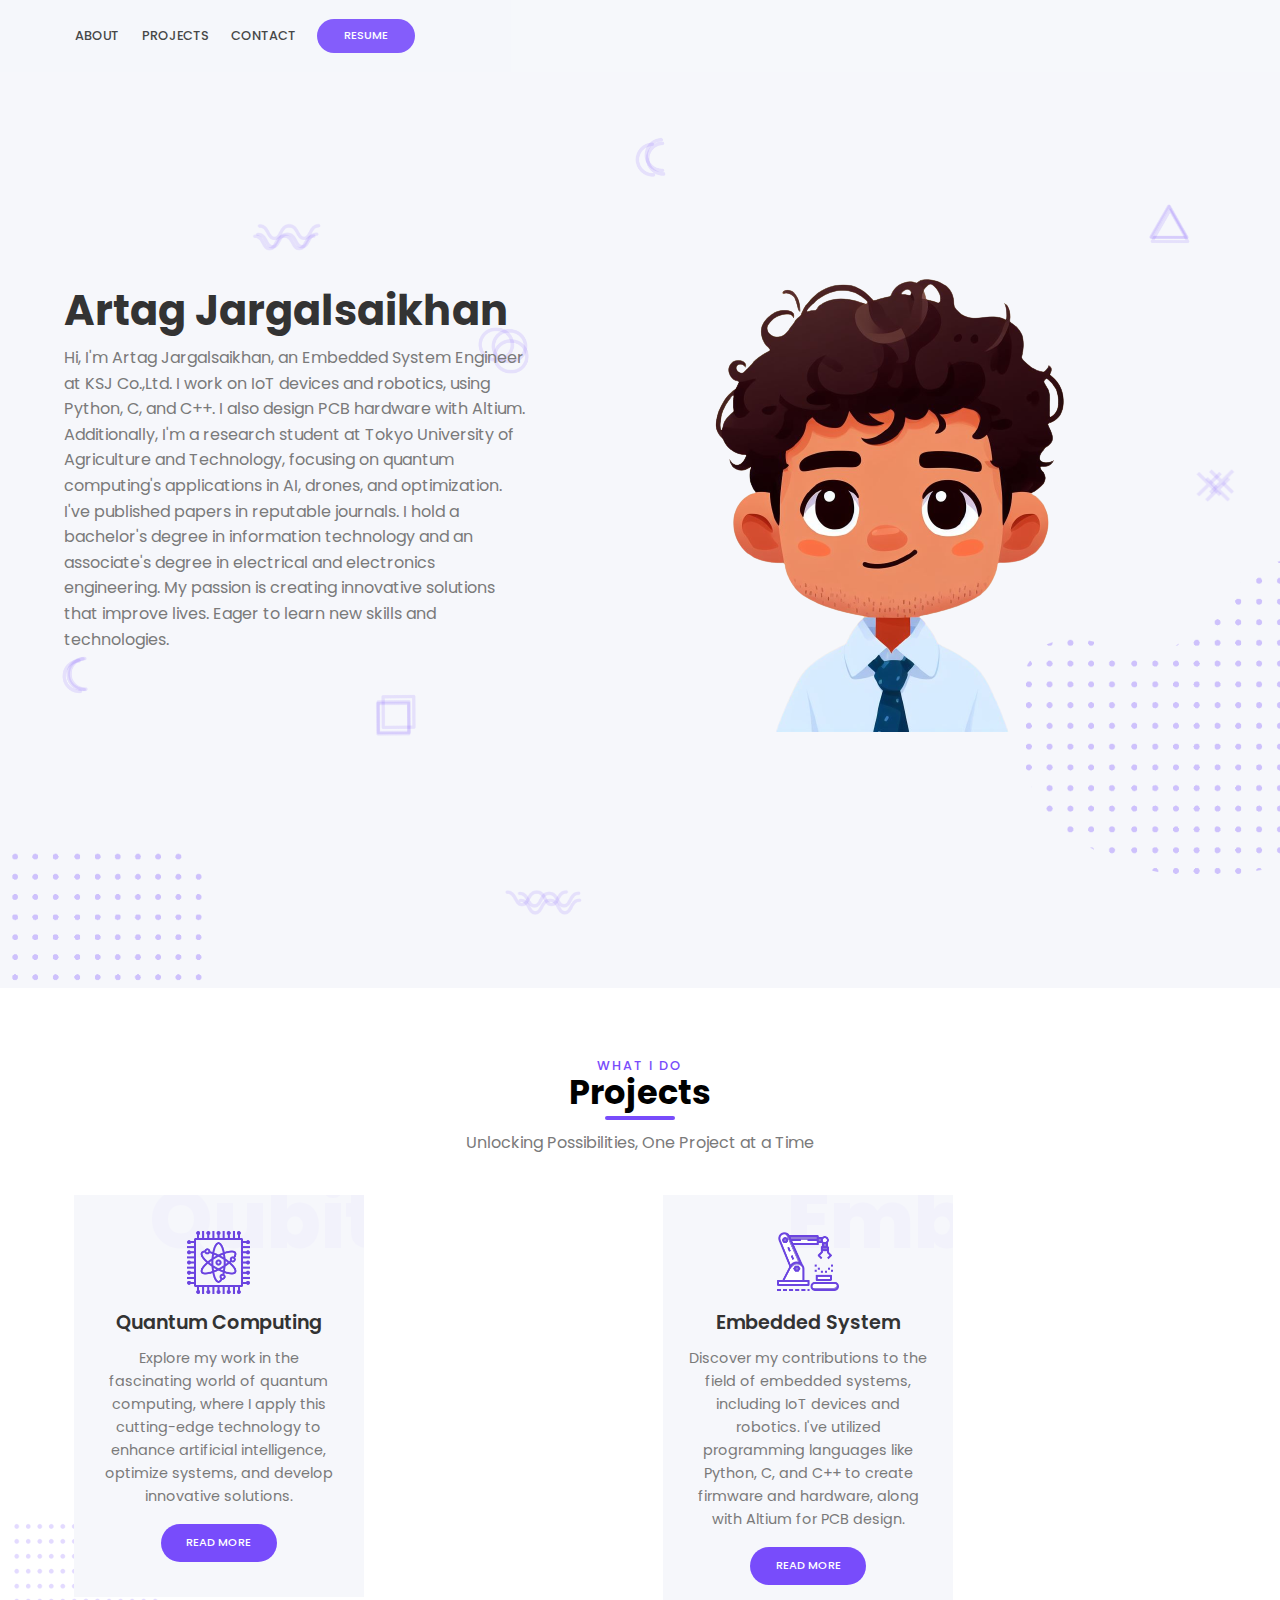
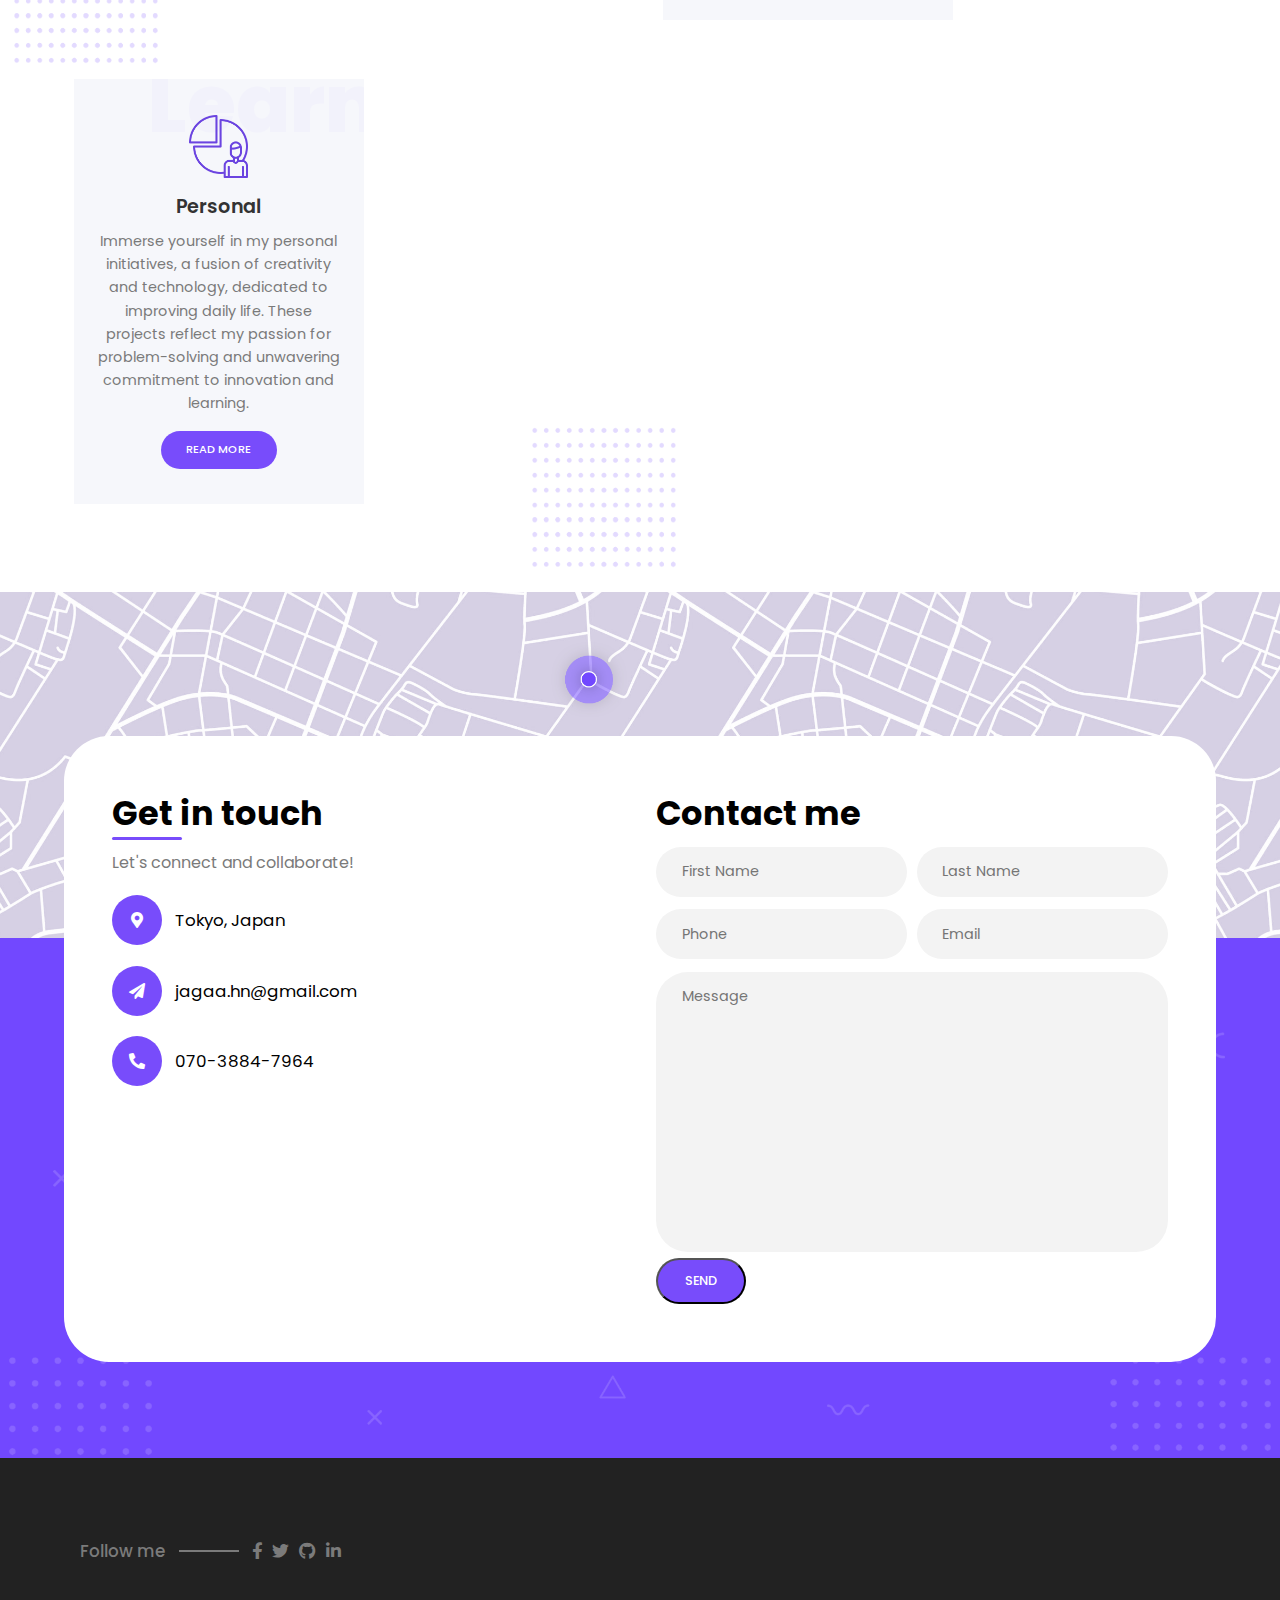
<file: index.html>
<!DOCTYPE html>
<html lang="en">
  <head>
    <meta charset="UTF-8" />
    <meta name="viewport" content="width=device-width, initial-scale=1.0" />
    <title>Artag Jargalsaikhan</title>
    <link
      rel="stylesheet"
      href="https://cdnjs.cloudflare.com/ajax/libs/font-awesome/5.15.1/css/all.min.css"
    />
    <link
      rel="stylesheet"
      href="https://unpkg.com/swiper/swiper-bundle.min.css"
    />
    <link rel="stylesheet" href="./css/style.css" />
  </head>
  <body>
    <main>
      <header id="header">
        <div class="overlay overlay-lg">
          <img src="./img/shapes/square.png" class="shape square" alt="" />
          <img src="./img/shapes/circle.png" class="shape circle" alt="" />
          <img src="./img/shapes/half-circle.png" class="shape half-circle1" alt="" />
          <img src="./img/shapes/half-circle.png" class="shape half-circle2" alt="" />
          <img src="./img/shapes/x.png" class="shape xshape" alt="" />
          <img src="./img/shapes/wave.png" class="shape wave wave1" alt="" />
          <img src="./img/shapes/wave.png" class="shape wave wave2" alt="" />
          <img src="./img/shapes/triangle.png" class="shape triangle" alt="" />
          <img src="./img/shapes/square.png" class="shape square" alt="" />
          <img src="./img/shapes/circle.png" class="shape circle" alt="" />
          <img src="./img/shapes/half-circle.png" class="shape half-circle1" alt="" />
          <img src="./img/shapes/half-circle.png" class="shape half-circle2" alt="" />
          <img src="./img/shapes/x.png" class="shape xshape" alt="" />
          <img src="./img/shapes/wave.png" class="shape wave wave1" alt="" />
          <img src="./img/shapes/wave.png" class="shape wave wave2" alt="" />
          <img src="./img/shapes/triangle.png" class="shape triangle" alt="" />
          <img src="./img/shapes/square.png" class="shape square" alt="" />
          <img src="./img/shapes/circle.png" class="shape circle" alt="" />
          <img src="./img/shapes/half-circle.png" class="shape half-circle1" alt="" />
          <img src="./img/shapes/half-circle.png" class="shape half-circle2" alt="" />
          <img src="./img/shapes/x.png" class="shape xshape" alt="" />
          <img src="./img/shapes/wave.png" class="shape wave wave1" alt="" />
          <img src="./img/shapes/wave.png" class="shape wave wave2" alt="" />
          <img src="./img/shapes/triangle.png" class="shape triangle" alt="" />
          <img src="./img/shapes/points1.png" class="points points1" alt="" />
        </div>

        <nav>
          <div class="container">
            <div class="links">
              <ul>
                <li>
                  <a href="#info">About</a>
                <li>
                  <a href="#projects">Projects</a>
                </li>
                <li>
                  <a href="#contact">Contact</a>
                </li>
                <li>
                  <a href="docs\Resume_Artag_Jargalsaikhan.pdf" class="active" target="_blank">Resume</a>
                </li>
              </ul>
            </div>

            <div class="hamburger-menu">
              <button id="mobile-menu-toggle">
                <i class="fas fa-bars"></i>
              </button>
            </div>

            <div id="mobile-menu" class="mobile-menu">
              <ul>
                <li>
                  <a href="#info">About</a>
                </li>
                <li>
                  <a href="#projects">Projects</a>
                </li>
                <li>
                  <a href="#contact">Contact</a>
                </li>
                <li>
                  <a href="docs\Resume_Artag_Jargalsaikhan.pdf" class="active">Resume</a>
                </li>
              </ul>
            </div>            

          </div>
        </nav>

        <div class="header-content" id="info">
          <div class="container grid-2">
            <div class="column-1">
              <h1 class="header-title">Artag Jargalsaikhan</h2>
              <p class="text">
                Hi, I'm Artag Jargalsaikhan, an Embedded System Engineer at KSJ Co.,Ltd. 
                I work on IoT devices and robotics, using Python, C, and C++. I also design 
                PCB hardware with Altium. Additionally, I'm a research student at Tokyo 
                University of Agriculture and Technology, focusing on quantum computing's 
                applications in AI, drones, and optimization. I've published papers in reputable 
                journals. I hold a bachelor's degree in information technology and an associate's 
                degree in electrical and electronics engineering. My passion is creating innovative 
                solutions that improve lives. Eager to learn new skills and technologies.
              </p>
            </div>

            <div class="column-2 image">
              <img
                src="./img/shapes/points2.png"
                class="points points2"
                alt=""
              />
              <img src="./img/avatar.png" class="img-element z-index" alt="" />
            </div>
          </div>
        </div>
      </header>

      <section class="services section" id="projects">
        <div class="container">
          <div class="section-header">
            <h3 class="title" data-title="What I Do">Projects</h3>
            <p class="text">
              Unlocking Possibilities, One Project at a Time
            </p>
          </div>

          <div class="cards">
            <div class="card-wrap">
              <img
                src="./img/shapes/points3.png"
                class="points points1 points-sq"
                alt=""
              />
              <div class="card" data-card="Qubit">
                <div class="card-content z-index">
                  <img src="./img/QC.png" class="icon" alt="" />
                  <h3 class="title-sm">Quantum Computing</h3>
                  <p class="text">
                    Explore my work in the fascinating world of quantum computing, 
                    where I apply this cutting-edge technology to enhance artificial 
                    intelligence, optimize systems, and develop innovative solutions.
                  </p>
                  <!-- <a href="#" class="btn small">Read more</a> -->
                  <a href="quantum-computing.html" class="btn small" target="_blank">Read more</a>
                </div>
              </div>
            </div>

            <div class="card-wrap">
              <div class="card" data-card="Emb">
                <div class="card-content z-index">
                  <img src="./img/robotics.png" class="icon" alt="" />
                  <h3 class="title-sm">Embedded System</h3>
                  <p class="text">
                    Discover my contributions to the field of embedded systems, 
                    including IoT devices and robotics. I've utilized programming 
                    languages like Python, C, and C++ to create firmware and hardware, 
                    along with Altium for PCB design.
                  </p>
                  <!-- <a href="#" class="btn small">Read more</a> -->
                  <a href="embedded-system.html" class="btn small" target="_blank">Read more</a>
                </div>
              </div>
            </div>

            <div class="card-wrap">
              <img
                src="./img/shapes/points3.png"
                class="points points2 points-sq"
                alt=""
              />
              <div class="card" data-card="Learn">
                <div class="card-content z-index">
                  <img src="./img/personal.png" class="icon" alt="" />
                  <h3 class="title-sm">Personal</h3>
                  <p class="text">
                    Immerse yourself in my personal initiatives, a fusion of creativity 
                    and technology, dedicated to improving daily life. These projects 
                    reflect my passion for problem-solving and unwavering commitment 
                    to innovation and learning.
                  </p>
                  <!-- <a href="#" class="btn small">Read more</a> -->
                  <a href="personal-projects.html" class="btn small" target="_blank">Read more</a>
                </div>
              </div>
            </div>
          </div>
        </div>
      </section>

      <section class="contact" id="contact">
        <div class="container">
          <div class="contact-box">
            <div class="contact-info">
              <h3 class="title">Get in touch</h3>
              <p class="text">
                Let's connect and collaborate!
              </p>
              <div class="information-wrap">
                <div class="information">
                  <div class="contact-icon">
                    <i class="fas fa-map-marker-alt"></i>
                  </div>
                  <p class="info-text">Tokyo, Japan</p>
                </div>

                <div class="information">
                  <div class="contact-icon">
                    <i class="fas fa-paper-plane"></i>
                  </div>
                  <p class="info-text">jagaa.hn@gmail.com</p>
                </div>

                <div class="information">
                  <div class="contact-icon">
                    <i class="fas fa-phone-alt"></i>
                  </div>
                  <p class="info-text">070-3884-7964</p>
                </div>
              </div>
            </div>

            <div class="contact-form">
              <h3 class="title">Contact me</h3>
              <div class="row">
                <input type="text" class="contact-input" name="first_name" placeholder="First Name" />
                <input type="text" class="contact-input" name="last_name" placeholder="Last Name" />
              </div>
  
              <div class="row">
                <input type="text" class="contact-input" name="phone" placeholder="Phone" />
                <input type="email" class="contact-input" name="email" placeholder="Email" />
              </div>
  
              <div class="row">
                <textarea name="message" class="contact-input textarea" placeholder="Message"></textarea>
              </div>
              <button type="button" class="btn" id="sendButton" onclick="sendMessage()">Send</button>
            </div>
          </div>
        </div>
      </section>

    <footer class="footer">
      <div class="container">
        <div class="bottom-footer">

          <div class="followme-wrap">
            <div class="followme">
              <h3>Follow me</h3>
              <span class="footer-line"></span>
              <div class="social-media">
                <a href="https://www.facebook.com/jagaa.hn">
                  <i class="fab fa-facebook-f"></i>
                </a>
                <a href="https://twitter.com/jagaa_hn">
                  <i class="fab fa-twitter"></i>
                </a>
                <a href="https://github.com/Jagaa-1008">
                  <i class="fab fa-github"></i>
                </a>
                <a href="https://www.linkedin.com/in/jargalsaikhanartag/">
                  <i class="fab fa-linkedin-in"></i>
                </a>
              </div>
            </div>
          </div>
        </div>
      </div>
    </footer>

    <script src="https://cdnjs.cloudflare.com/ajax/libs/jquery/3.5.1/jquery.min.js"></script>
    <script src="./js/isotope.pkgd.min.js"></script>
    <script src="https://unpkg.com/swiper/swiper-bundle.min.js"></script>
    <script src="./js/app.js"></script>
    <script src="https://code.jquery.com/jquery-3.6.0.min.js"></script>
    <script>
      $(document).ready(function() {
        $("#mobile-menu-toggle").click(function() {
          $("#mobile-menu").toggle();
        });
      });
      </script>      
      <script>
        function sendMessage() {
          const firstName = document.querySelector('input[name="first_name"]').value;
          const lastName = document.querySelector('input[name="last_name"]').value;
          const phone = document.querySelector('input[name="phone"]').value;
          const email = document.querySelector('input[name="email"]').value;
          const message = document.querySelector('textarea[name="message"]').value;
  
          const subject = `Contact Form Submission from ${firstName} ${lastName}`;
          const mailto = "mailto:jagaa.hn@gmail.com";
          const emailBody = `Name: ${firstName} ${lastName}\nPhone: ${phone}\nEmail: ${email}\nMessage: ${message}`;
          const mailtoLink = `${mailto}?subject=${encodeURIComponent(subject)}&body=${encodeURIComponent(emailBody)}`;
  
          // Send the email
          window.location.href = mailtoLink;
  
          // Clear the form fields
          document.querySelector('input[name="first_name"]').value = '';
          document.querySelector('input[name="last_name"]').value = '';
          document.querySelector('input[name="phone"]').value = '';
          document.querySelector('input[name="email"]').value = '';
          document.querySelector('textarea[name="message"]').value = '';
        }
      </script>

      <script>
        document.addEventListener("DOMContentLoaded", function() {
            const shapes = document.querySelectorAll('.overlay img');
            shapes.forEach(shape => {
                let moveX = Math.random() * 2 - 1;
                let moveY = Math.random() * 2 - 1;

                setInterval(function() {
                    let currentTransform = shape.style.transform.match(/translate\((.*)px, (.*)px\)/);
                    let currentX = currentTransform ? parseFloat(currentTransform[1]) : 0;
                    let currentY = currentTransform ? parseFloat(currentTransform[2]) : 0;

                    if (currentX + moveX > 100 || currentX + moveX < -100) moveX *= -1;
                    if (currentY + moveY > 100 || currentY + moveY < -100) moveY *= -1;

                    shape.style.transform = `translate(${currentX + moveX}px, ${currentY + moveY}px)`;
                    shape.style.transition = 'transform 1s linear';
                }, 100);
            });
        });
    </script>

  </body>
</html>
</file>
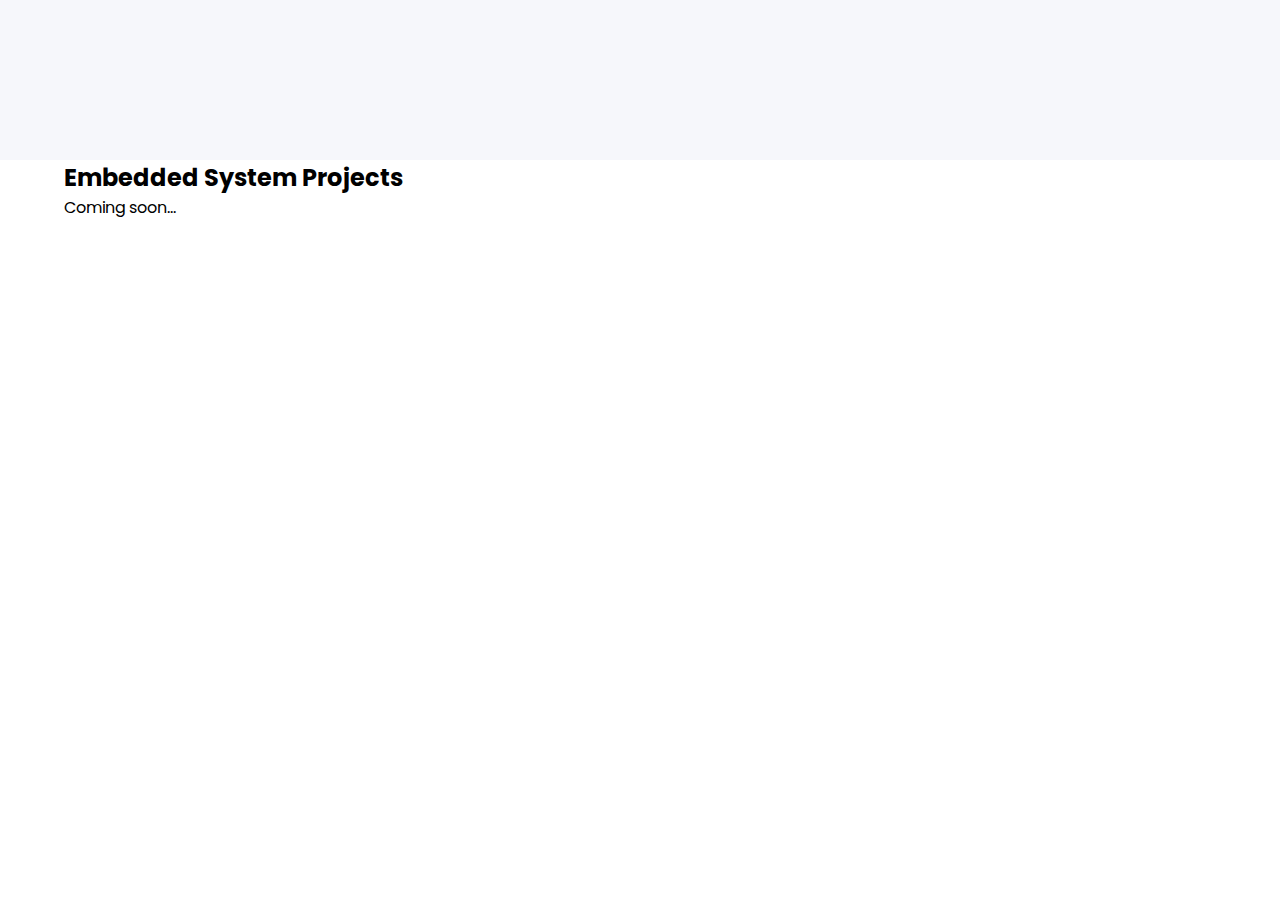
<file: embedded-system.html>
<!DOCTYPE html>
<html lang="en">
<head>
    <!-- Head content similar to quantum-computing.html -->
    <title>Embedded System Projects - Artag Jargalsaikhan</title>
    <link rel="stylesheet" href="./css/style.css" />
</head>
<body>
    <header id="header">
        <!-- Header content -->
    </header>

    <main class="about-background">
        <section class="project-detail">
            <div class="container">
                <h2 class="project-title">Embedded System Projects</h2>
                <!-- Description of your embedded system projects -->
                <!-- Example project -->
                <div class="project">
                    <!-- <h3>Project Title</h3> -->
                    <p>Coming soon...</p>
                    <!-- Link to project or more information -->
                </div>
                <!-- More projects -->
            </div>
        </section>
    </main>

    <footer>
        <!-- Footer content -->
    </footer>
</body>
</html>
</file>
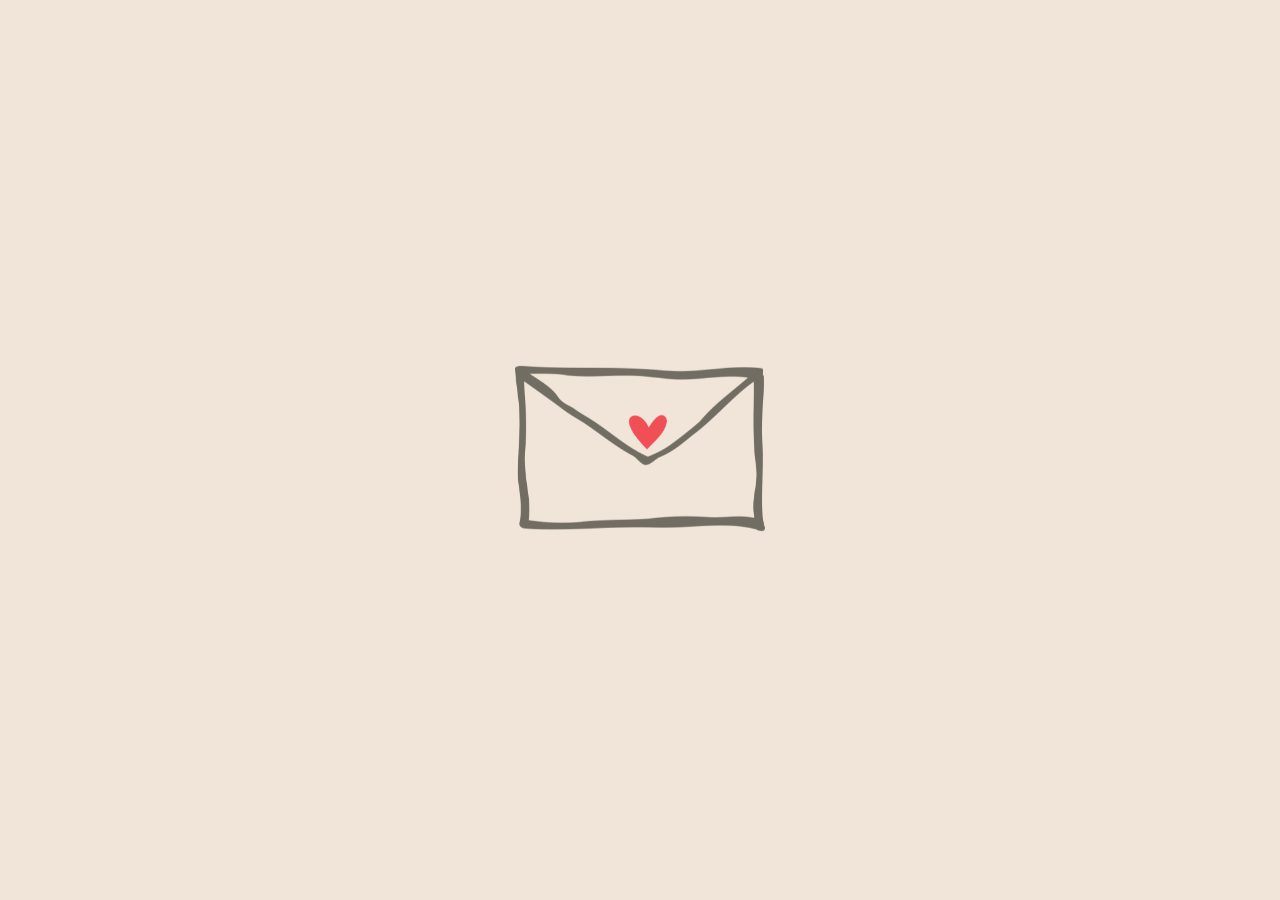
<file: namuchan.html>
<!DOCTYPE html>
<html lang="en">
<head>
  <meta charset="UTF-8">
  <title>Namu-chan Tanjoubi</title>
  <meta name="viewport" content="width=device-width, initial-scale=1.0">
  <style>
    /* Set a perspective on the body for 3D transforms */
    body {
      margin: 0;
      padding: 0;
      background: #f0e5d8;
      display: flex;
      align-items: center;
      justify-content: center;
      height: 100vh;
      overflow: hidden;
      font-family: sans-serif;
      perspective: 800px;
    }

    /* Envelope container that moves away when clicked */
    .envelope-container {
      position: absolute;
      transition: all 1s ease-in-out;
      cursor: pointer;
      z-index: 2;
    }

    /* Envelope styling with a heartbeat animation */
    .envelope {
      width: 250px;
      animation: heartbeat 1.5s infinite;
      transition: opacity 1s ease-in-out;
    }

    @keyframes heartbeat {
      0%   { transform: scale(1); }
      14%  { transform: scale(1.1); }
      28%  { transform: scale(1); }
      42%  { transform: scale(1.1); }
      70%  { transform: scale(1); }
      100% { transform: scale(1); }
    }

    /* Letter styling:
       - Positioned in the center
       - Initially "rolled up" with rotateX(-90deg)
       - Hidden with opacity 0 */
    .letter {
      position: absolute;
      width: 680px;
      max-width: 90%;
      left: 50%;
      top: 50%;
      transform: translate(-50%, -50%) rotateX(-90deg);
      transform-origin: top center;
      opacity: 0;
      transition: transform 1s 0.3s ease-out, opacity 1s 0.3s ease-out;
      z-index: 1;
    }

    /* Active state for the envelope container:
       Moves the envelope far to the right and upward,
       scales it down, and rotates it slightly */
    .envelope-container.open {
      transform: translate(300px, -200px) scale(0.4) rotate(-15deg);
    }

    /* When the envelope container is open, the envelope image fades out */
    .envelope-container.open .envelope {
      opacity: 0;
    }

    /* When the letter is revealed, it rotates from -90deg to 0deg,
       making it appear as if it is unrolling into view */
    .letter.reveal {
      transform: translate(-50%, -50%) rotateX(0deg);
      opacity: 1;
    }

    /* Responsive adjustments for mobile devices */
    @media (max-width: 600px) {
      .envelope {
        width: 150px;
      }
      .envelope-container.open {
        transform: translate(200px, -150px) scale(0.5) rotate(-15deg);
      }
      .letter {
        width: 90%;
      }
    }
  </style>
</head>
<body>
  <!-- Envelope container (clicking this moves the envelope away) -->
  <div class="envelope-container" id="envelopeContainer">
    <img src="envelope.png" alt="Envelope" class="envelope">
  </div>

  <!-- Letter that will be revealed (unrolls from the envelope) -->
  <img src="letter.jpeg" alt="Letter" class="letter" id="letter">

  <script>
    document.getElementById('envelopeContainer').addEventListener('click', function() {
      // Add class to move the envelope container away and fade out the envelope
      this.classList.add('open');
      // Reveal (unroll) the letter by rotating it into view
      document.getElementById('letter').classList.add('reveal');
    });
  </script>
</body>
</html>
</file>
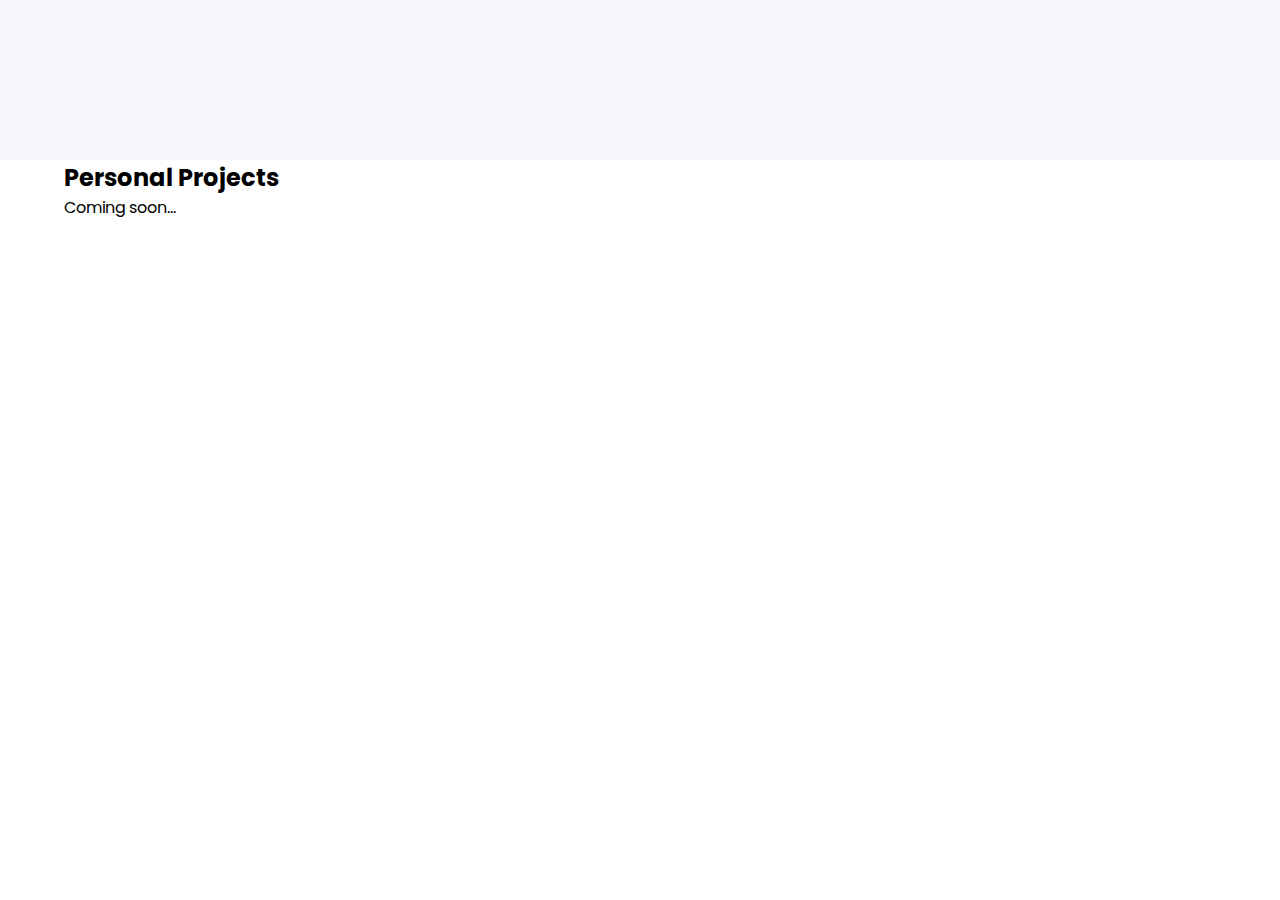
<file: personal-projects.html>
<!DOCTYPE html>
<html lang="en">
<head>
    <!-- Head content similar to quantum-computing.html -->
    <title>Personal Projects - Artag Jargalsaikhan</title>
    <link rel="stylesheet" href="./css/style.css" />
</head>
<body>
    <header id="header">
        <!-- Header content -->
    </header>

    <main class="about-background">
        <section class="project-detail">
            <div class="container">
                <h2 class="project-title">Personal Projects</h2>
                <!-- Description of your personal projects -->
                <!-- Example project -->
                <div class="project">
                    <!-- <h3>Project Title</h3> -->
                    <p>Coming soon...</p>
                    <!-- Link to project or more information -->
                </div>
                <!-- More projects -->
            </div>
        </section>
    </main>

    <footer>
        <!-- Footer content -->
    </footer>
</body>
</html>
</file>
<file: css/style.css>
@import url("https://fonts.googleapis.com/css2?family=Poppins:wght@100;200;300;400;500;600;700;800;900&display=swap");

:root {
  --dark-one: #333;
  --dark-two: #7a7a7a;
  --main-color: #784cfb;
  --light-one: #fff;
  --light-two: #f9fafb;
  --light-three: #f6f7fb;
}

/* Genral Styles */

*,
*::before,
*::after {
  margin: 0;
  padding: 0;
  box-sizing: border-box;
}

html {
  scroll-behavior: smooth;
}

body,
button,
input,
textarea {
  font-family: "Poppins", sans-serif;
}

a {
  text-decoration: none;
}

ul {
  list-style: none;
}

img {
  width: 100%;
}

.container {
  position: relative;
  z-index: 5;
  max-width: 92rem;
  padding: 0 4rem;
  margin: 0 auto;
}

.stop-scrolling {
  height: 100%;
  overflow: hidden;
}

.grid-2 {
  display: grid;
  grid-template-columns: repeat(2, 1fr);
  align-items: center;
  justify-content: center;
}

.text {
  font-size: 1.25rem;
  color: var(--dark-two);
  line-height: 1.6;
}

.column-1 {
  margin-right: 1.5rem;
}

.column-2 {
  margin-left: 1.5rem;
}

.image {
  position: relative;
  display: flex;
  align-items: center;
  justify-content: center;
}

.z-index {
  position: relative;
  z-index: 2;
}

.overlay {
  position: absolute;
  width: 100%;
  height: 100%;
  overflow: hidden;
  top: 0;
  left: 0;
}

.overlay .shape {
  width: initial;
  opacity: 0.13;
  position: absolute;
}

.overlay.overlay-lg .shape {
  height: 55px;
}

.overlay.overlay-lg .shape.wave {
  height: initial;
  width: 88px;
}

.overlay.overlay-lg .shape.xshape {
  height: 38px;
}

.overlay.overlay-sm .shape {
  filter: brightness(0) invert(1);
  opacity: 0.15;
  height: 40px;
}

.overlay.overlay-sm .shape.wave {
  height: initial;
  width: 70px;
}

.overlay.overlay-sm .shape.xshape {
  height: 30px;
}

.points {
  opacity: 0.3;
  position: absolute;
}

.section {
  padding: 7rem 0;
  overflow: hidden;
}

.section-header {
  text-align: center;
  margin-bottom: 1.5rem;
}

.title {
  position: relative;
  display: inline-block;
  padding-bottom: 1rem;
  line-height: 1;
  font-size: 2.8rem;
  margin-bottom: 0.6rem;
}

.title:before {
  content: attr(data-title);
  display: block;
  margin-bottom: 0.4rem;
  color: var(--main-color);
  font-size: 1.15rem;
  font-weight: 500;
  text-transform: uppercase;
  letter-spacing: 3px;
}

.title:after {
  content: "";
  position: absolute;
  width: 90px;
  height: 5px;
  border-radius: 3px;
  background-color: var(--main-color);
  bottom: 0;
  left: 50%;
  transform: translateX(-50%);
}

.section-header .text {
  max-width: 600px;
  margin: 0 auto;
}

.title-sm {
  color: var(--dark-one);
  font-weight: 600;
  font-size: 1.6rem;
}

.points-sq {
  width: 210px;
}

.btn {
  display: inline-block;
  padding: 0.85rem 2rem;
  background-color: var(--main-color);
  color: var(--light-one);
  border-radius: 2rem;
  font-size: 1.05rem;
  text-transform: uppercase;
  font-weight: 500;
  transition: 0.3s;
}

.btn:hover {
  background-color: #6b44e0;
}

.btn.small {
  padding: 0.7rem 1.8rem;
  font-size: 1rem;
}

/* End Genral Styles */

/* Header */

header {
  width: 100%;
  background-color: var(--light-three);
  overflow: hidden;
  position: relative;
  padding: 5rem 0;
  z-index: 100;
}

nav {
  width: 100%;
  top: 0;
  left: 0;
  background-color: var(--light-three);
  transition: 0.3s;
  opacity: 0.9;
  position: fixed;
  z-index: 100;
}

nav .container {
  display: flex;
  justify-content: space-between;
  height: 6rem;
  align-items: center;
}

.logo {
  width: 80px;
  display: flex;
  align-items: center;
}

.links ul {
  display: flex;
}

.links a {
  display: inline-block;
  padding: 0.9rem 1.2rem;
  color: var(--dark-one);
  font-size: 1.05rem;
  text-transform: uppercase;
  font-weight: 500;
  line-height: 1;
  transition: 0.3s;
}

.links a.active {
  background-color: var(--main-color);
  color: var(--light-one);
  border-radius: 2rem;
  font-size: 1rem;
  padding: 0.9rem 2.1rem;
  margin-left: 1rem;
}

.links a:hover {
  color: var(--main-color);
}

.links a.active:hover {
  color: var(--light-one);
  background-color: #6b44e0;
}

.hamburger-menu {
  width: 2.7rem;
  height: 3rem;
  z-index: 100;
  position: relative;
  display: none;
  align-items: center;
  justify-content: flex-end;
}

.hamburger-menu .bar {
  position: relative;
  width: 2.1rem;
  height: 3px;
  border-radius: 3px;
  background-color: var(--dark-one);
  transition: 0.5s;
}

.bar:before,
.bar:after {
  content: "";
  position: absolute;
  width: 2.1rem;
  height: 3px;
  border-radius: 3px;
  background-color: var(--dark-one);
  transition: 0.5s;
}

.bar:before {
  transform: translateY(-9px);
}

.bar:after {
  transform: translateY(9px);
}

nav.open .hamburger-menu .bar {
  background-color: transparent;
  transform: rotate(360deg);
}

nav.open .hamburger-menu .bar:before {
  transform: translateY(0) rotate(45deg);
  background-color: var(--light-one);
}

nav.open .hamburger-menu .bar:after {
  transform: translateY(0) rotate(-45deg);
  background-color: var(--light-one);
}

nav.open .links {
  transform: translateX(0);
}

.menu-toggle-button {
  background: none;
  border: none;
  cursor: pointer;
  display: flex;
  flex-direction: column;
  justify-content: space-between;
  padding: 10px;
  height: 30px;
}

.menu-icon {
  cursor: pointer;
}
.mobile-menu {
  display: none;
  position: absolute;
  top: 50px; /* Adjust this value to position the menu below the button */
  right: 0;
  background-color: #fff; /* Customize the menu background color */
  padding: 20px;
  box-shadow: 0 0 10px rgba(0, 0, 0, 0.2);
  z-index: 1;
}

#mobile-menu-toggle {
  display: block;
  cursor: pointer;
}

@media screen and (max-width: 768px) {
  #mobile-menu {
    display: none;
  }
}

.bar {
  background: #333;
  height: 4px;
  width: 30px;
  margin: 3px 0;
  transition: transform 0.4s;
}


.header-content .container.grid-2 {
  grid-template-columns: 2.5fr 3.5fr;
  min-height: calc(100vh - 6rem);
  padding-bottom: 2.5rem;
  text-align: left;
}

.header-title {
  font-size: 3.8rem;
  line-height: 0.8;
  color: var(--dark-one);
}

.header-content .text {
  margin: 2.15rem 0;
}

.header-content .image .img-element {
  max-width: 750px;
}

header .points1 {
  width: 420px;
  bottom: -75px;
  left: -150px;
}

header .points2 {
  width: 70%;
  top: 65%;
  left: 71%;
}

header .square {
  right: 68%;
  top: 71%;
}

header .triangle {
  right: 7%;
  bottom: 75%;
}

header .xshape {
  right: 4%;
  bottom: 50%;
}

header .half-circle1 {
  left: 50%;
  bottom: 82%;
}

header .half-circle2 {
  left: 5%;
  top: 67%;
}

header .wave1 {
  bottom: 75%;
  left: 20%;
}

header .wave2 {
  bottom: 8%;
  right: 55%;
}

header .circle {
  left: 38%;
  bottom: 63%;
}

.letters {
  position: absolute;
  width: 13.5%;
  top: -5px;
  left: 15px;
  opacity: 0.06;
}

/* End header */

/* Services */

.cards {
  display: grid;
  grid-template-columns: repeat(auto-fill, minmax(390px, 1fr));
  gap: 1.7rem;
  justify-content: space-around;
}

.card-wrap {
  position: relative;
  margin: 1.7rem 0.8rem;
}

.card {
  position: relative;
  width: 100%;
  max-width: 390px;
  min-height: 520px;
  background-color: var(--light-three);
  display: flex;
  align-items: center;
  justify-content: center;
  text-align: center;
  padding: 3rem 2rem;
  overflow: hidden;
  transition: 0.3s;
}

.card:before {
  content: attr(data-card);
  position: absolute;
  top: -15px;
  right: -15px;
  font-size: 6rem;
  font-weight: 800;
  line-height: 1;
  color: var(--main-color);
  opacity: 0.025;
}

.card:after {
  content: "";
  position: absolute;
  width: 100%;
  height: 0px;
  bottom: 0;
  left: 0;
  background-color: var(--main-color);
  transition: 0.3s;
}

.card-wrap:hover .card {
  transform: translateY(-15px);
}

.card-wrap:hover .card:after {
  height: 8px;
}

.icon {
  width: 90px;
  margin-bottom: 1.7rem;
}

.card .title-sm {
  line-height: 0.8;
}

.card .text {
  font-size: 1.15rem;
  margin: 1.8rem 0;
}

.services .points1 {
  bottom: -50px;
  left: -125px;
  opacity: 0.2;
  pointer-events: none;
}

.services .points2 {
  bottom: -70px;
  right: -65px;
  opacity: 0.2;
  pointer-events: none;
}

/* End Services */

/* Portfolio */

.portfolio {
  position: relative;
  width: 100%;
  background-color: var(--light-two);
}

.background-bg {
  position: absolute;
  width: 100%;
  height: 520px;
  top: 0;
  left: 0;
  background-color: var(--main-color);
}

.portfolio .title,
.portfolio .title:before {
  color: var(--light-one);
}

.portfolio .title:after {
  background-color: var(--light-one);
}

.filter {
  width: 100%;
  display: flex;
  align-items: center;
  justify-content: center;
  flex-wrap: wrap;
}

.filter-btn {
  border: none;
  outline: none;
  background-color: transparent;
  margin: 0.45rem 0.4rem;
  padding: 0.85rem 1.8rem;
  color: var(--light-one);
  text-transform: uppercase;
  font-weight: 500;
  font-size: 1.1rem;
  line-height: 1;
  cursor: pointer;
  border-radius: 2rem;
  transition: 0.3s;
}

.filter-btn.active {
  background-color: var(--light-one);
  color: var(--main-color);
}

.portfolio .square {
  top: 28%;
  left: 20%;
}

.portfolio .circle {
  top: 8%;
  right: 35%;
}

.portfolio .triangle {
  bottom: 10%;
  right: 4%;
}

.portfolio .half-circle1 {
  bottom: 13%;
  left: 5%;
}

.portfolio .half-circle2 {
  top: 35%;
  right: 20%;
}

.portfolio .xshape {
  top: 10%;
  right: 8%;
}

.portfolio .wave {
  top: 38%;
  left: 6%;
}

.grid {
  width: 100%;
  margin: 1.5rem 0;
}

.grid-item {
  width: 33.33%;
  padding: 1rem 1.2rem;
  display: flex;
  justify-content: center;
}

.gallery-image {
  position: relative;
  overflow: hidden;
  border-radius: 16px;
  height: 330px;
  width: 100%;
  cursor: pointer;
}

.gallery-image img {
  position: absolute;
  height: 115%;
  width: initial;
  top: 50%;
  left: 50%;
  transform: translate(-50%, -50%);
  transform-origin: center;
  transition: 0.5s;
}

.gallery-image .img-overlay {
  position: absolute;
  width: 100%;
  height: 100%;
  top: 0;
  left: 0;
  z-index: 2;
  color: var(--light-one);
  background-color: rgba(120, 76, 251, 0.55);
  display: flex;
  flex-direction: column;
  align-items: center;
  justify-content: flex-end;
  padding: 2rem 3.2rem;
  opacity: 0;
  transition: 0.5s;
}

.img-overlay .plus {
  position: relative;
  margin: auto 0;
}

.plus:before,
.plus:after {
  content: "";
  position: absolute;
  width: 4.5rem;
  height: 3px;
  top: 50%;
  left: 50%;
  transform: translate(-50%, -50%);
  background-color: var(--light-one);
  border-radius: 3px;
}

.plus:before {
  transform: translate(-50%, -50%) rotate(-90deg);
}

.img-description {
  width: 100%;
}

.img-overlay h3 {
  font-weight: 600;
  text-transform: uppercase;
  font-size: 1.5rem;
}

.img-overlay h5 {
  font-size: 1.15rem;
  font-weight: 300;
}

.gallery-image:hover .img-overlay {
  opacity: 1;
}

.gallery-image:hover img {
  transform: translate(-50%, -50%) scale(1.1);
}

.more-folio {
  display: flex;
  justify-content: center;
}

/* End Portfolio */

/* About */

.about {
  overflow: hidden;
}

.about img {
  max-width: 600px;
}

.about .text {
  margin-top: 1rem;
}

.skills {
  margin: 1.5rem 0 2.5rem 0;
}

.skill {
  margin: 1rem 0;
}

.skill-title {
  color: #555;
  font-weight: 600;
  margin-bottom: 0.3rem;
}

.skill-bar {
  width: 70%;
  height: 8px;
  border-radius: 4px;
  background-color: #ece6fa;
  position: relative;
  overflow: hidden;
}

.skill-progress {
  position: absolute;
  height: 100%;
  width: 0%;
  top: 0;
  left: 0;
  background-color: var(--main-color);
  transition: 1s;
}

.about .column-1 {
  position: relative;
}

.about .column-1:before {
  content: "About";
  position: absolute;
  font-size: 8rem;
  font-weight: 800;
  color: var(--main-color);
  opacity: 0.04;
  top: 20px;
  left: 0;
  line-height: 0;
}

.about .points {
  width: 300px;
  top: 65%;
  left: 80%;
  opacity: 0.1;
}

/* End About */

/* Records */

.records {
  position: relative;
  background-color: var(--main-color);
  padding: 5.2rem 0;
}

.records .container {
  display: grid;
  grid-template-columns: repeat(4, 1fr);
  align-items: center;
  justify-content: center;
  text-align: center;
  grid-column-gap: 1.5rem;
  grid-row-gap: 2rem;
}

.record-circle {
  width: 180px;
  height: 180px;
  border-radius: 50%;
  margin: 0 auto;
  border: 4px solid var(--light-one);
  display: flex;
  flex-direction: column;
  justify-content: center;
  color: var(--light-one);
}

.record-circle.active {
  background-color: var(--light-one);
  color: var(--dark-one);
  box-shadow: 0 0 0 15px rgb(255, 255, 255, 0.5);
}

.number {
  font-weight: 400;
  font-size: 2.35rem;
}

.sub-title {
  font-weight: 400;
  font-size: 1.12rem;
  text-transform: uppercase;
}

.records .square1 {
  left: 8%;
  top: 10%;
}

.records .square2 {
  right: 90px;
  bottom: 70px;
}

.records .xshape {
  top: 45px;
  right: 120px;
}

.records .circle {
  left: 7%;
  bottom: 50px;
}

.records .triangle {
  left: 65%;
  bottom: 35px;
}

.records .wave1 {
  top: 35px;
  right: 30%;
}

.records .wave2 {
  bottom: 40px;
  left: 28%;
}

.records .half-circle {
  top: 30px;
  right: 50%;
}

/* End Records */

/* Blog */

.blog-wrapper {
  display: flex;
  width: 100%;
  justify-content: space-around;
  flex-wrap: wrap;
}

.blog-wrap {
  position: relative;
  margin: 1.3rem 0.5rem;
}

.blog-card {
  max-width: 420px;
  width: 100%;
  overflow: hidden;
  background-color: var(--light-two);
  transition: 0.3s;
  position: relative;
}

.blog-card:after {
  content: "";
  position: absolute;
  width: 1100%;
  height: 0px;
  bottom: 0;
  left: 0;
  background-color: var(--main-color);
  transition: 0.3s;
}

.blog-image {
  width: 100%;
  height: 270px;
  position: relative;
  overflow: hidden;
}

.blog-image img {
  position: absolute;
  height: 105%;
  width: initial;
  top: 50%;
  left: 50%;
  transform: translate(-50%, -50%);
  transition: 0.5s;
}

.blog-content {
  padding: 2.1rem 2.2rem 2.7rem 2.2rem;
}

.blog-info {
  display: flex;
  flex-wrap: wrap;
  margin-bottom: 0.5rem;
}

.blog-info h5 {
  color: var(--main-color);
  font-weight: 400;
  text-transform: uppercase;
  font-size: 1.05rem;
  letter-spacing: 2px;
}

.blog-date {
  margin-right: 2rem;
}

.blog-user i {
  margin-right: 0.2rem;
  font-size: 1rem;
}

.blog-text {
  margin: 0.5rem 0 1.5rem 0;
  font-size: 1.2rem;
  line-height: 1.6;
  color: #666;
}

.blog-card:hover {
  transform: translateY(-15px);
}

.blog-card:hover:after {
  height: 8px;
}

.blog-card:hover .blog-image img {
  transform: translate(-50%, -50%) scale(1.15);
}

.blog .points {
  top: 72%;
  right: 71%;
  opacity: 0.15;
}

/* End Blog */

/* Testimonials */

.testimonials {
  background-color: var(--light-two);
  overflow: hidden;
}

.testi-content {
  margin-top: 6rem;
}

.reviews {
  overflow: hidden;
}

.review {
  position: relative;
  padding: 2rem 1.5rem;
}

.quote {
  position: absolute;
  top: 0;
  left: 0;
  color: var(--main-color);
  opacity: 0.04;
  font-size: 8rem;
}

.rate {
  display: flex;
  font-size: 1.4rem;
  color: #ebc000;
  margin-bottom: 1.5rem;
}

.rate i {
  margin-right: 0.3rem;
}

.review-text {
  font-size: 1.35rem;
  font-weight: 300;
  color: #444;
  line-height: 1.7;
}

.review-info {
  margin-top: 2rem;
}

.review-name {
  font-size: 1.3rem;
  font-weight: 700;
  color: var(--dark-one);
}

.review-job {
  font-size: 1.15rem;
  font-weight: 300;
  color: #777;
}

.review-nav {
  bottom: 2.2rem;
  top: initial;
  font-size: 1.8rem;
  color: var(--main-color);
}

.swiper-button-next {
  right: 2rem;
  left: initial;
}

.swiper-button-prev {
  right: 4.5rem;
  left: initial;
}

.swiper-button-prev:after,
.swiper-button-next:after {
  display: none;
}

/* End Testimonials */

/* Contact */

.contact {
  position: relative;
  width: 100%;
  padding: 13.5rem 0 8.5rem;
}

.contact:before,
.contact:after {
  content: "";
  position: absolute;
  width: 100%;
  z-index: -1;
  left: 0;
}

.contact:before {
  top: 0;
  height: 40%;
  background: url("../img/map.png") center center / cover;
}

.contact:after {
  top: 40%;
  height: 60%;
  background: url("../img/contact-bg.png") center bottom / cover;
}

.contact-box {
  width: 100%;
  background-color: var(--light-one);
  width: 100%;
  border-radius: 45px;
  padding: 5.5rem 4.5rem;
  display: grid;
  grid-template-columns: repeat(2, 1fr);
}

.contact-info {
  padding-right: 2rem;
}

.contact-form {
  padding-left: 2rem;
}

.contact-info .title:after {
  left: 0;
  transform: initial;
}

.information-wrap {
  margin-top: 2rem;
}

.information {
  display: flex;
  align-items: center;
}

.information:not(:last-child) {
  margin-bottom: 1.3rem;
}

.contact-icon {
  min-width: 67px;
  height: 67px;
  display: inline-block;
  border-radius: 50%;
  background-color: var(--main-color);
  color: var(--light-one);
  text-align: center;
  font-size: 1.4rem;
  margin-right: 1rem;
}

.contact-icon i {
  line-height: 67px;
}

.info-text {
  font-size: 1.3rem;
  display: inline-block;
}

.contact-form .title:after {
  display: none;
}

.contact-form .title {
  margin: 0;
}

.contact-form .row {
  width: 100%;
  display: grid;
  grid-template-columns: repeat(auto-fit, minmax(130px, 1fr));
  grid-column-gap: 0.6rem;
}

.contact-input {
  padding: 1.2rem 2.1rem;
  margin: 0.6rem 0;
  border: none;
  outline: none;
  background: #f3f3f3;
  border-radius: 4rem;
  font-weight: 600;
  font-size: 1.25rem;
  transition: 0.3s;
}

.contact-input::placeholder {
  font-weight: 400;
}

.contact-input.textarea {
  resize: none;
  min-height: 280px;
  border-radius: 2rem;
}

.contact-input:hover {
  background: #ececec;
}

.contact-input:focus {
  background: #eaeaea;
}

.contact-input .btn {
  margin-top: 0.6rem;
}

/* End Contact */

/* Hire me */

.hireme {
  padding: 12rem 0;
}

.hireme .container {
  text-align: center;
}

.hireme .title {
  margin-bottom: 1.3rem;
}

.hireme .text {
  max-width: 1000px;
  margin: 0 auto 1.6rem auto;
}

/* End Hire me */

/* Footer */

.footer {
  background-color: #222;
  padding: 1rem;
}

.footer .grid-4 {
  display: grid;
  grid-template-columns: 3.5fr 2fr 2fr 3fr;
}

.grid-4-col {
  padding: 0 1.7rem;
}

.footer .title-sm {
  color: #fafafa;
  margin-bottom: 0.9rem;
}

.footer .text {
  color: #aaa;
}

.footer-links a {
  color: #888;
  font-size: 1.25rem;
  display: inline-block;
  margin-bottom: 0.4rem;
  transition: 0.3s;
}

.footer-links a:hover {
  color: var(--main-color);
}

.footer-input-wrap {
  display: grid;
  grid-template-columns: auto 50px;
  width: 100%;
  height: 50px;
  border-radius: 30px;
  overflow: hidden;
  margin-top: 1.2rem;
}

.footer-input {
  background: #373737;
  color: #333;
  outline: none;
  border: none;
  padding: 0 1.5rem;
  font-size: 1.1rem;
  transition: 0.3s;
}

.input-arrow {
  color: #fff;
  background-color: var(--main-color);
  display: flex;
  align-items: center;
  justify-content: center;
  font-size: 1.45rem;
  transition: 0.3s;
}

.input-arrow:hover {
  background-color: #6b44e0;
}

.focus {
  background: #fff;
}

.bottom-footer {
  margin-top: 1rem;
  padding: 0 1rem;
  display: flex;
  align-items: center;
  justify-content: space-between;
}

.copyright .text {
  color: #7b7b7b;
  font-size: 1.2rem;
  display: inline-block;
  text-align: center;
}

.copyright .text span {
  color: var(--main-color);
  cursor: pointer;
}

.followme-wrap {
  display: flex;
}

.followme {
  display: flex;
  align-items: center;
}

.followme h3 {
  color: #7b7b7b;
  font-weight: 500;
  font-size: 1.3rem;
}

.followme .footer-line {
  width: 60px;
  height: 2px;
  background-color: #7b7b7b;
  margin: 0 1.2rem;
  display: inline-block;
}

.social-media a {
  color: #7b7b7b;
  font-size: 1.3rem;
  margin-right: 0.4rem;
  transition: 0.3s;
}

.social-media a:hover {
  color: var(--main-color);
}

.back-btn-wrap {
  position: relative;
  margin-left: 2.5rem;
}

.back-btn {
  display: flex;
  align-items: center;
  justify-content: center;
  height: 55px;
  width: 55px;
  background-color: var(--main-color);
  border-radius: 50%;
  color: #fff;
  font-size: 1.2rem;
  box-shadow: 0 0 20px 1px rgba(0, 0, 0, 0.15);
  transition: 0.3s;
  position: relative;
  z-index: 2;
}

.back-btn:hover {
  background-color: #6b44e0;
}

.back-btn-wrap:before {
  content: "";
  position: absolute;
  width: 60px;
  height: 60px;
  background-color: #fff;
  z-index: 1;
  top: 50%;
  left: 50%;
  transform: translate(-50%, -50%) scale(0.7);
  border-radius: 50%;
  opacity: 0.08;
  animation: scale 1.2s ease-out infinite 1s;
}

@keyframes scale {
  0% {
    transform: translate(-50%, -50%) scale(1);
    opacity: 0.15;
  }

  100% {
    transform: translate(-50%, -50%) scale(1.6);
    opacity: 0;
  }
}

/* End Footer */

/* Responsive */

@media (max-width: 1280px) {
  .text {
    font-size: 1rem;
  }

  .title {
    font-size: 2.1rem;
    padding-bottom: 0.65rem;
  }

  .title:before {
    margin-bottom: 0.2rem;
    font-size: 0.8rem;
    letter-spacing: 2px;
  }

  .title:after {
    height: 3.5px;
    width: 70px;
  }

  .title-sm {
    font-size: 1.2rem;
  }

  .btn {
    padding: 0.75rem 1.7rem;
    font-size: 0.8rem;
  }

  .btn.small {
    padding: 0.65rem 1.6rem;
    font-size: 0.7rem;
  }

  .section-header .text {
    max-width: 500px;
  }

  .section {
    padding: 4.5rem 0;
  }

  .column-1 {
    margin-right: 1rem;
  }

  .column-2 {
    margin-left: 1rem;
  }

  .overlay.overlay-lg .shape {
    height: 35px;
  }

  .overlay.overlay-lg .shape.wave {
    height: initial;
    width: 63px;
  }

  .overlay.overlay-lg .shape.xshape {
    height: 24px;
  }

  .overlay.overlay-sm .shape {
    height: 24px;
  }

  .overlay.overlay-sm .shape.wave {
    height: initial;
    width: 39px;
  }

  .overlay.overlay-sm .shape.xshape {
    height: 19px;
  }

  header .points1 {
    width: 270px;
    bottom: -50px;
    left: -75px;
  }

  header .points2 {
    width: 340px;
  }

  header .letters {
    width: 11%;
  }

  .header-content .image .img-element {
    max-width: 500px;
  }

  nav .container {
    height: 4.5rem;
  }

  .header-content .container.grid-2 {
    min-height: calc(100vh - 4.5rem);
    padding-bottom: 1.5rem;
  }

  .logo {
    width: 65px;
  }

  .links a {
    font-size: 0.8rem;
    padding: 0.65rem 0.7rem;
  }

  .links a.active {
    font-size: 0.7rem;
    padding: 0.7rem 1.7rem;
    margin-left: 0.6rem;
  }

  .header-title {
    font-size: 2.6rem;
  }

  .header-content .text {
    margin: 1.1rem 0;
  }

  .card {
    min-height: 390px;
    max-width: 290px;
    padding: 2.2rem 1.5rem;
  }

  .icon {
    width: 65px;
    margin-bottom: 0.8rem;
  }

  .card .text {
    font-size: 0.9rem;
    margin: 1rem 0;
  }

  .card:before {
    font-size: 5rem;
  }

  .card-wrap {
    margin: 1rem 0.6rem;
  }

  .services .points1 {
    left: -60px;
  }

  .points-sq {
    width: 150px;
  }

  .grid {
    margin: 0.8rem 0;
  }

  .grid-item {
    padding: 0.8rem;
  }

  .gallery-image {
    height: 250px;
    max-width: 325px;
  }

  .gallery-image .img-overlay {
    padding: 1.4rem 2rem;
  }

  .plus:before,
  .plus:after {
    width: 2.8rem;
  }

  .img-overlay h3 {
    font-size: 1.1rem;
  }

  .img-overlay h5 {
    font-size: 0.8rem;
  }

  .background-bg {
    height: 370px;
  }

  .filter-btn {
    padding: 0.6rem 1.45rem;
    font-size: 0.7rem;
  }

  .about img {
    max-width: 420px;
  }

  .about .text {
    margin-top: 0.7rem;
  }

  .skills {
    margin: 0.9rem 0 1.7rem 0;
  }

  .skill-title {
    font-size: 1rem;
  }

  .skill-bar {
    height: 6px;
  }

  .about .column-1:before {
    font-size: 6rem;
    top: 13px;
  }

  .about .points {
    width: 230px;
    left: 65%;
  }

  .record-circle {
    width: 150px;
    height: 150px;
    border-width: 3px;
  }

  .record-circle .number {
    font-size: 1.8rem;
  }

  .record-circle .sub-title {
    font-size: 0.9rem;
  }

  .blog-wrap {
    margin: 0.7rem 0.5rem;
  }

  .blog-card {
    max-width: 315px;
  }

  .blog-image {
    height: 200px;
  }

  .blog-content {
    padding: 1.8rem 1.7rem 1.9rem 1.7rem;
  }

  .blog-info {
    margin-bottom: 0.2rem;
  }

  .blog-info > * {
    font-size: 0.75rem !important;
  }

  .blog-user i {
    font-size: 0.8rem;
  }

  .blog-text {
    font-size: 0.9rem;
    margin: 0.2rem 0 0.8rem 0;
  }

  .rate {
    font-size: 1.15rem;
    margin-bottom: 1.1rem;
  }

  .review-text {
    font-size: 1.05rem;
  }

  .review-info {
    margin-top: 1.1rem;
  }

  .review-name {
    font-size: 1.05rem;
  }

  .review-job {
    font-size: 0.85rem;
  }

  .quote {
    font-size: 6.5rem;
  }

  .review-nav {
    font-size: 1.55rem;
  }

  .swiper-button-next {
    right: 2.5rem;
  }

  .swiper-button-prev {
    right: 4.5rem;
  }

  .contact {
    padding: 9rem 0 6rem 0;
  }

  .contact-form {
    padding-left: 1rem;
  }

  .contact-info {
    padding-right: 1rem;
  }

  .contact-box {
    padding: 3.6rem 3rem;
  }

  .information-wrap {
    margin-top: 1.2rem;
  }

  .contact-icon {
    min-width: 50px;
    height: 50px;
    font-size: 1rem;
    margin-right: 0.8rem;
  }

  .contact-icon i {
    line-height: 50px;
  }

  .info-text {
    font-size: 1.05rem;
  }

  .contact-input {
    font-size: 0.9rem;
    padding: 0.9rem 1.6rem;
    margin: 0.4rem 0;
  }

  .hireme {
    padding: 8rem 0;
  }

  .footer {
    padding: 4rem 0;
  }

  .footer-links a {
    font-size: 1rem;
  }

  .footer .title-sm {
    margin-bottom: 0.5rem;
  }

  .footer-input-wrap {
    height: 36px;
    margin-top: 0.8rem;
  }

  .footer-input {
    font-size: 0.9rem;
    padding: 0 1.2rem;
  }

  .input-arrow {
    font-size: 1.2rem;
  }

  .copyright .text {
    font-size: 0.95rem;
  }

  .followme h3 {
    font-size: 1.05rem;
  }

  .followme .footer-line {
    margin: 0 0.8rem;
  }

  .social-media a {
    font-size: 1.05rem;
  }

  .back-btn-wrap {
    margin-left: 1.3rem;
  }

  .back-btn {
    width: 43px;
    height: 43px;
    font-size: 0.9rem;
  }

  .back-btn-wrap:before {
    width: 45px;
    height: 45px;
  }
}

@media (max-width: 850px) {
  .grid-2 {
    grid-template-columns: 1fr !important;
  }

  .column-1 {
    margin-right: 0;
    margin-bottom: 1rem;
  }

  .column-2 {
    margin-left: 0;
    margin-top: 1rem;
  }

  .hamburger-menu {
    display: flex;
  }

  .header-content {
    margin-top: 1rem;
  }

  .header-title {
    font-size: 2.3rem;
  }

  .header-content .image {
    max-width: 400px;
    margin: 0 auto;
  }

  header .column-1 {
    max-width: 550px;
    margin: 0 auto;
  }

  .links {
    position: fixed;
    width: 100%;
    height: 100vh;
    top: 0;
    right: 0;
    background-color: #252525;
    display: flex;
    align-items: center;
    justify-content: center;
    text-align: center;
    transform: translateX(100%);
    transition: 0.5s;
  }

  .links ul {
    flex-direction: column;
  }

  .links a {
    color: var(--light-one);
  }

  .links a.active {
    margin-left: 0;
    margin: 0.5rem 0;
  }

  .header-content .container.grid-2 {
    min-height: 80vh;
  }

  .letters,
  header .half-circle2,
  header .points1,
  header .wave2 {
    display: none;
  }

  header .half-circle1 {
    bottom: 55%;
    left: 23%;
  }

  header .circle {
    left: 8%;
    bottom: 40%;
  }

  header .wave1 {
    bottom: 87%;
    left: 75%;
  }

  header .square {
    top: initial;
    bottom: 5%;
    left: 13%;
  }

  header .triangle {
    right: 14%;
    bottom: 63%;
  }

  header .points2 {
    width: 280px;
    bottom: -10px;
    left: 60%;
  }

  header .xshape {
    left: 90%;
    top: 54%;
  }

  .grid-item {
    width: 50%;
  }

  .gallery-image {
    height: 210px;
    max-width: 270px;
  }

  .background-bg {
    height: 340px;
  }

  .portfolio .half-circle1,
  .portfolio .triangle,
  .portfolio .half-circle2 {
    display: none;
  }

  .portfolio .square {
    top: 10%;
    left: 14%;
  }

  .portfolio .wave {
    top: 33%;
  }

  .portfolio .circle {
    right: 20%;
  }

  .portfolio .xshape {
    top: 25%;
  }

  .skill-bar {
    width: 100%;
  }

  .about .column-1:before {
    font-size: 5rem;
  }

  .about .points {
    top: 60%;
    left: 59%;
  }

  .records .wave1,
  .records .triangle {
    display: none;
  }

  .records .container {
    grid-template-columns: repeat(2, 1fr);
  }

  .records .wave2 {
    left: 48%;
  }

  .records .sqaure2 {
    bottom: 45%;
    right: 50px;
  }

  .testi-content {
    margin-top: 1.7rem;
  }

  .testi-content .image {
    max-width: 500px;
    margin: 0 auto;
  }

  .review-nav {
    bottom: 3rem;
  }

  .contact-box {
    grid-template-columns: 1fr;
    padding: 3.2rem 2.7rem;
  }

  .contact-info {
    padding-right: 0;
    padding-bottom: 0.5rem;
  }

  .contact-form {
    padding-left: 0;
    padding-top: 0.5rem;
  }

  .information-wrap {
    margin-top: 0.7rem;
  }

  .information:not(:last-child) {
    margin-bottom: 0.8rem;
  }

  .contact-input.textarea {
    min-height: 220px;
  }

  .contact:before {
    height: 25%;
  }

  .contact:after {
    height: 75%;
    top: 25%;
  }

  .footer .grid-4 {
    grid-template-columns: repeat(2, 1fr);
    max-width: 500px;
    margin: 0 auto;
    text-align: center;
  }

  .footer-about {
    grid-column: 1 / 3;
  }

  .footer-newstletter {
    grid-column: 1 / 3;
  }

  .grid-4-col {
    margin: 1rem 0;
    padding: 0;
  }

  .footer-input-wrap {
    max-width: 300px;
    margin: 0.95rem auto 0 auto;
    grid-template-columns: auto 45px;
  }

  .bottom-footer {
    flex-direction: column;
    justify-items: center;
    align-items: center;
    padding: 1.5rem 0 0 0;
    margin-top: 2.5rem;
    position: relative;
  }

  .bottom-footer:before {
    content: "";
    position: absolute;
    width: 90%;
    max-width: 500px;
    height: 1px;
    background-color: #7b7b7b;
    top: 0;
    left: 50%;
    transform: translate(-50%, -50%);
  }

  .followme-wrap {
    margin-top: 0.8rem;
  }
}

@media (max-width: 600px) {
  .grid-item {
    width: 100%;
  }
}

@media (max-width: 560px) {
  .container {
    padding: 0 2rem;
  }

  .title {
    font-size: 1.8rem;
  }

  .text {
    font-size: 0.92rem;
  }

  .overlay.overlay-lg .shape {
    height: 28px;
  }

  .overlay.overlay-lg .shape.wave {
    height: initial;
    width: 52px;
  }

  .overlay.overlay-lg .shape.xshape {
    height: 22px;
  }

  .records .container {
    grid-template-columns: 1fr;
  }

  .records .half-circle {
    top: 50%;
    left: 50px;
  }

  .records .wave2 {
    bottom: 50%;
    right: 20px;
    left: initial;
  }

  .records .xshape {
    right: 70px;
  }

  .records .square2 {
    bottom: 90px;
    right: 40px;
  }

  .testi-content {
    margin-top: 1rem;
  }

  .review {
    padding: 1.5rem 1rem;
  }

  .review-text {
    font-size: 0.9rem;
  }

  .review-nav {
    bottom: 1.5rem;
    font-size: 1.3rem;
  }

  .swiper-button-next {
    right: 1.3rem;
  }

  .swiper-button-prev {
    right: 3rem;
  }

  .contact {
    padding: 8rem 0 5rem 0;
  }

  .contact-info {
    display: none;
  }

  .contact-box {
    padding: 2.3rem 2rem;
    border-radius: 30px;
  }

  .contact:before {
    background-size: 200%;
  }

  .contact-form .row {
    grid-column-gap: 0.3rem;
  }

  .contact-input {
    font-size: 0.8rem;
    padding: 0.8rem 1.4rem;
    margin: 0.25rem 0;
  }
}

/* End Responsive */
</file>
